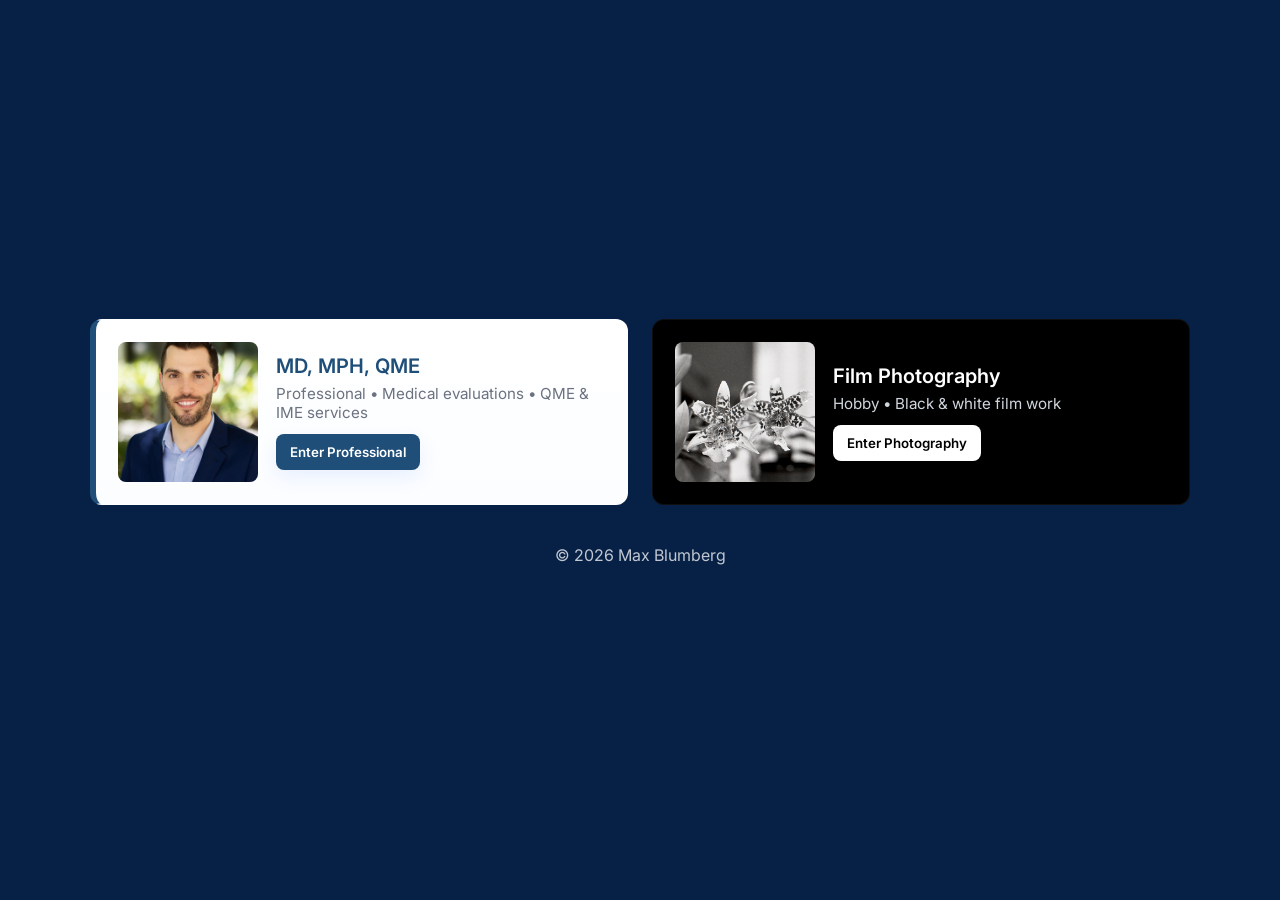
<file: index.html>
<!doctype html>
<html lang="en">
<head>
  <meta charset="utf-8" />
  <meta name="viewport" content="width=device-width,initial-scale=1" />
  <title>Max Blumberg — Choose</title>
  <meta name="description" content="Choose: Professional (MD, MPH, QME) or Film Photography — Max Blumberg" />

  <!-- Google Fonts -->
  <link rel="preconnect" href="https://fonts.googleapis.com">
  <link rel="preconnect" href="https://fonts.gstatic.com" crossorigin>
  <link href="https://fonts.googleapis.com/css2?family=Inter:wght@300;400;500;600;700&display=swap" rel="stylesheet">

  <link rel="stylesheet" href="assets/styles.css" />

  <!-- Google Analytics -->
  <script async src="https://www.googletagmanager.com/gtag/js?id=G-YKML4BQEXJ"></script>
  <script>
    window.dataLayer = window.dataLayer || [];
    function gtag(){dataLayer.push(arguments);}
    gtag('js', new Date());
    gtag('config', 'G-YKML4BQEXJ');
  </script>
</head>
<body>

  <main class="landing" id="main">
    <h1 class="sr-only">Max Blumberg — Choose a site</h1>

    <section class="tiles" role="navigation" aria-label="Choose site">
      <a class="tile tile-left" href="medical.html" aria-label="Enter professional site: MD, MPH, QME">
        <div class="tile-media">
          <img src="assets/headshot.jpg" alt="Dr. Max Blumberg portrait" loading="lazy" />
        </div>
        <div class="tile-body">
          <h2>MD, MPH, QME</h2>
          <p class="tile-sub">Professional • Medical evaluations • QME &amp; IME services</p>
          <button class="tile-cta" aria-hidden="true">Enter Professional</button>
        </div>
      </a>

      <a class="tile tile-right" href="photography.html" aria-label="Enter film photography site">
        <div class="tile-media">
          <img src="assets/orchid.JPEG" alt="Black and white film photograph" loading="lazy" />
        </div>
        <div class="tile-body">
          <h2>Film Photography</h2>
          <p class="tile-sub">Hobby • Black &amp; white film work</p>
          <button class="tile-cta" aria-hidden="true">Enter Photography </button>
        </div>
      </a>
    </section>

    <footer class="landing-footer">
      <p>&copy; <span id="year"></span> Max Blumberg</p>
    </footer>
  </main>

  <script>
    document.getElementById('year').textContent = new Date().getFullYear();
  </script>
</body>
</html>
</file>
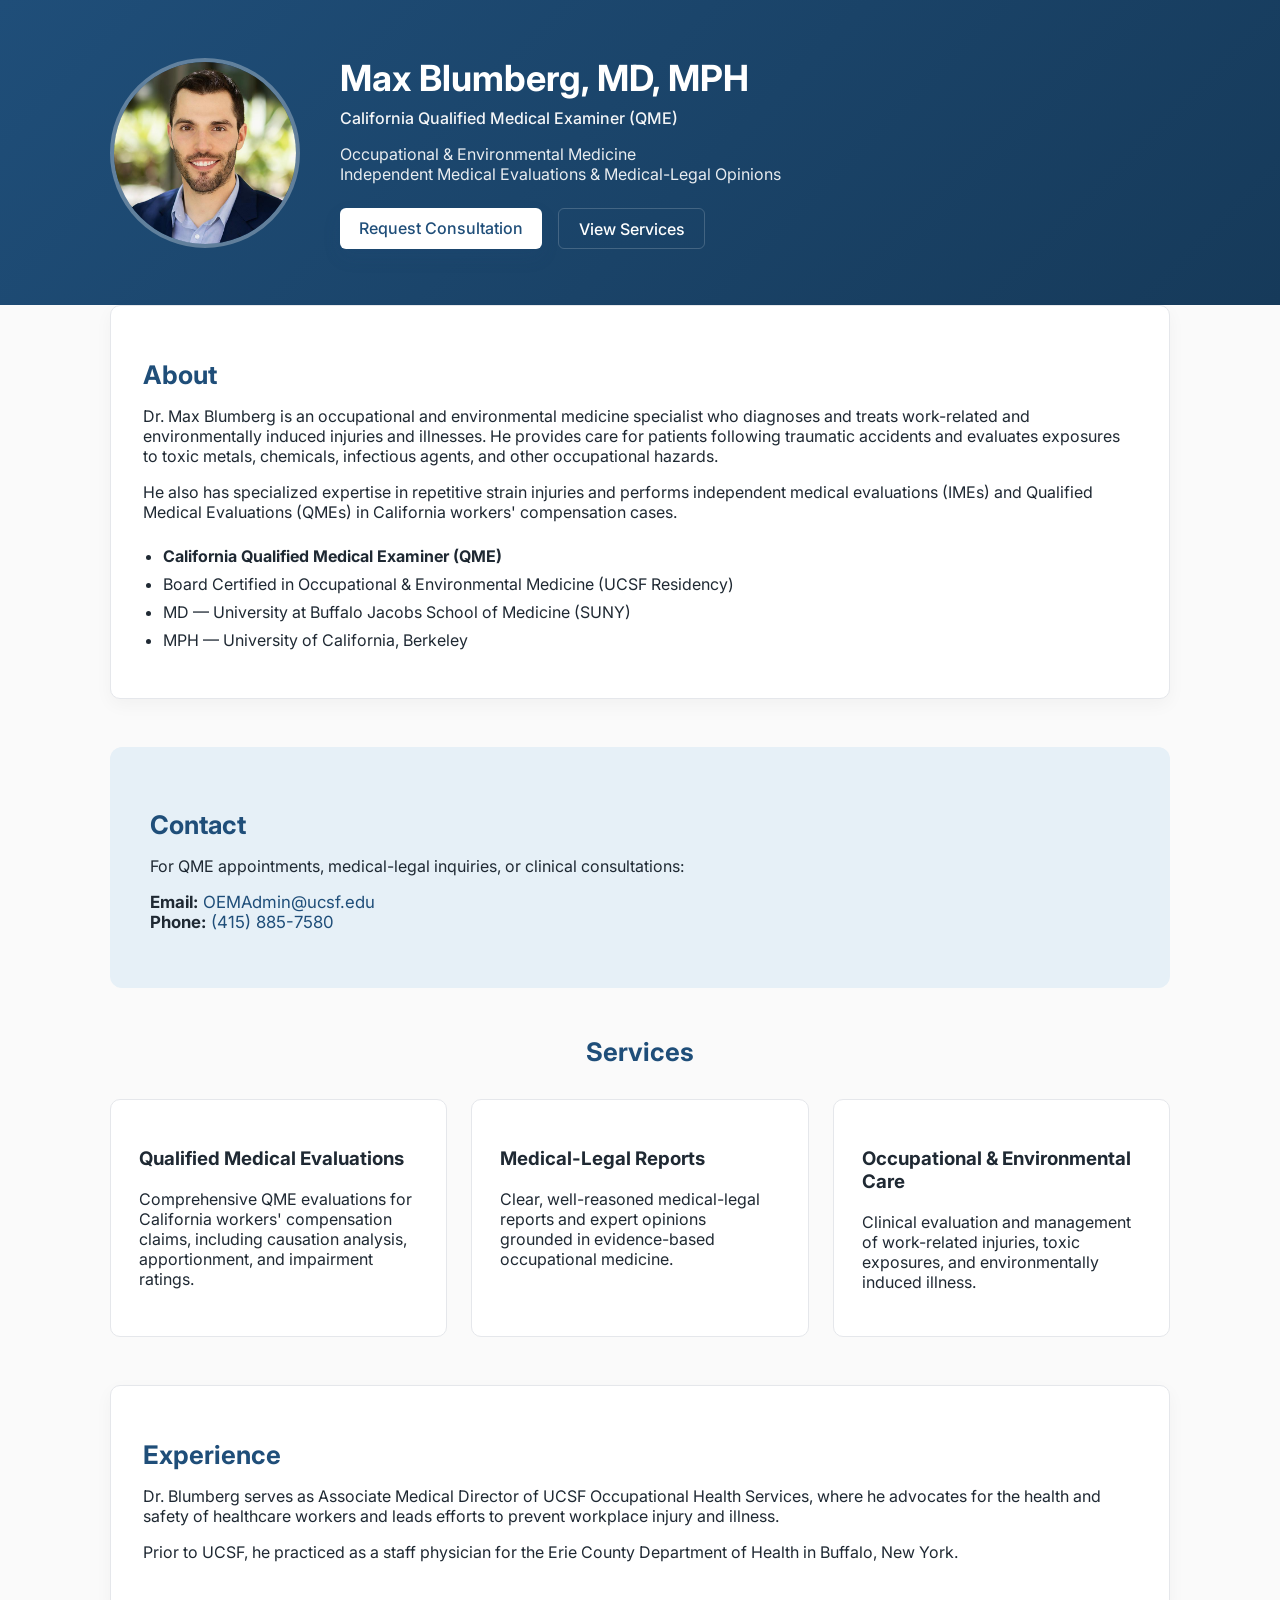
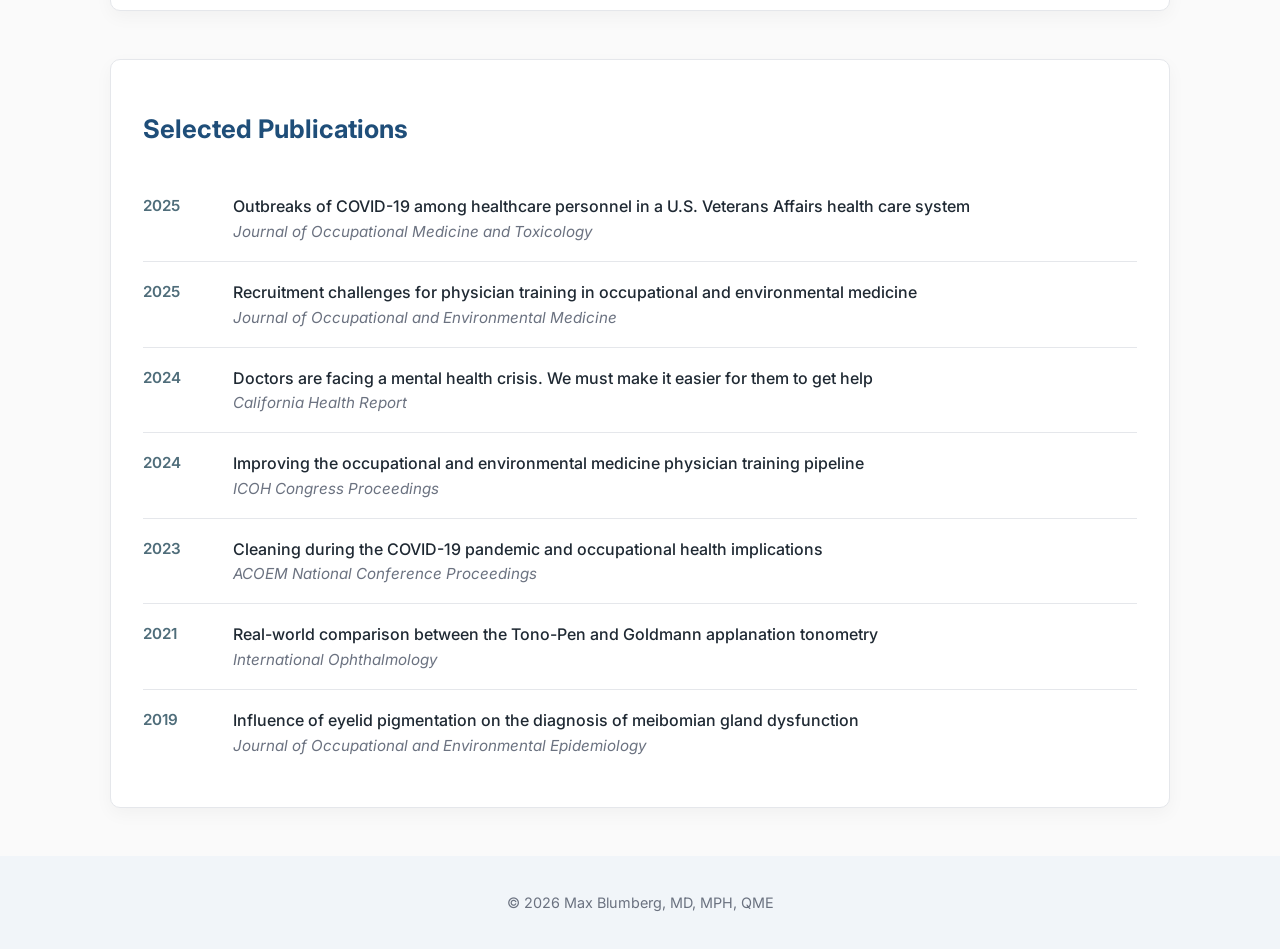
<file: medical.html>
<!doctype html>
<html lang="en">
<head>
  <meta charset="utf-8" />
  <meta name="viewport" content="width=device-width,initial-scale=1" />
  <title>Max Blumberg, MD, MPH, QME — Professional</title>
  <meta name="description" content="Dr. Max Blumberg — Occupational & Environmental Medicine specialist and California Qualified Medical Examiner (QME)." />

  <!-- Google Fonts -->
  <link rel="preconnect" href="https://fonts.googleapis.com">
  <link rel="preconnect" href="https://fonts.gstatic.com" crossorigin>
  <link href="https://fonts.googleapis.com/css2?family=Inter:wght@300;400;500;600;700&display=swap" rel="stylesheet">

  <link rel="stylesheet" href="assets/styles.css" />

  <!-- Google Analytics -->
  <script async src="https://www.googletagmanager.com/gtag/js?id=G-YKML4BQEXJ"></script>
  <script>
    window.dataLayer = window.dataLayer || [];
    function gtag(){dataLayer.push(arguments);}
    gtag('js', new Date());
    gtag('config', 'G-YKML4BQEXJ');
  </script>
</head>
<body>

<header class="site-header">
  <div class="container hero">
    <img src="assets/headshot.jpg" alt="Dr. Max Blumberg" class="photo" loading="lazy" />

    <div class="hero-text">
      <h1>Max Blumberg, MD, MPH</h1>
      <p class="title">California Qualified Medical Examiner (QME)</p>
      <p class="subtitle">
        Occupational &amp; Environmental Medicine<br>
        Independent Medical Evaluations &amp; Medical-Legal Opinions
      </p>

      <div class="hero-actions">
        <a href="#contact" class="btn primary">Request Consultation</a>
        <a href="#services" class="btn secondary">View Services</a>
        <!-- removed B&W Film Photography button as requested -->
      </div>
    </div>
  </div>
</header>

<main class="container">

  <section class="about card">
    <h2>About</h2>
    <p>
      Dr. Max Blumberg is an occupational and environmental medicine specialist who diagnoses and treats
      work-related and environmentally induced injuries and illnesses. He provides care for patients
      following traumatic accidents and evaluates exposures to toxic metals, chemicals, infectious agents,
      and other occupational hazards.
    </p>

    <p>
      He also has specialized expertise in repetitive strain injuries and performs independent medical
      evaluations (IMEs) and Qualified Medical Evaluations (QMEs) in California workers' compensation cases.
    </p>

    <ul class="highlights">
      <li><strong>California Qualified Medical Examiner (QME)</strong></li>
      <li>Board Certified in Occupational &amp; Environmental Medicine (UCSF Residency)</li>
      <li>MD — University at Buffalo Jacobs School of Medicine (SUNY)</li>
      <li>MPH — University of California, Berkeley</li>
    </ul>
  </section>

  <section id="contact" class="contact callout">
    <h2>Contact</h2>
    <p>
      For QME appointments, medical-legal inquiries, or clinical consultations:
    </p>

    <p class="contact-info">
      <strong>Email:</strong>
      <a href="mailto:OEMAdmin@ucsf.edu">OEMAdmin@ucsf.edu</a><br>
      <strong>Phone:</strong>
      <a href="tel:+14158857580">(415) 885-7580</a>
    </p>
  </section>

  <section id="services" class="services">
    <h2>Services</h2>

    <div class="service-grid">
      <div class="service-card">
        <h3>Qualified Medical Evaluations</h3>
        <p>
          Comprehensive QME evaluations for California workers' compensation claims,
          including causation analysis, apportionment, and impairment ratings.
        </p>
      </div>

      <div class="service-card">
        <h3>Medical-Legal Reports</h3>
        <p>
          Clear, well-reasoned medical-legal reports and expert opinions grounded
          in evidence-based occupational medicine.
        </p>
      </div>

      <div class="service-card">
        <h3>Occupational &amp; Environmental Care</h3>
        <p>
          Clinical evaluation and management of work-related injuries,
          toxic exposures, and environmentally induced illness.
        </p>
      </div>
    </div>
  </section>

  <section class="experience card">
    <h2>Experience</h2>
    <p>
      Dr. Blumberg serves as Associate Medical Director of UCSF Occupational Health Services,
      where he advocates for the health and safety of healthcare workers and leads efforts
      to prevent workplace injury and illness.
    </p>

    <p>
      Prior to UCSF, he practiced as a staff physician for the Erie County Department of Health
      in Buffalo, New York.
    </p>
  </section>

  <section id="publications" class="publications card">
    <h2>Selected Publications</h2>

    <ol class="pub-list">
      <li>
        <span class="pub-year">2025</span>
        <div>
          <p class="pub-title">
            Outbreaks of COVID-19 among healthcare personnel in a U.S. Veterans Affairs health care system
          </p>
          <p class="pub-meta"><em>Journal of Occupational Medicine and Toxicology</em></p>
        </div>
      </li>

      <li>
        <span class="pub-year">2025</span>
        <div>
          <p class="pub-title">
            Recruitment challenges for physician training in occupational and environmental medicine
          </p>
          <p class="pub-meta"><em>Journal of Occupational and Environmental Medicine</em></p>
        </div>
      </li>

      <li>
        <span class="pub-year">2024</span>
        <div>
          <p class="pub-title">
            Doctors are facing a mental health crisis. We must make it easier for them to get help
          </p>
          <p class="pub-meta"><em>California Health Report</em></p>
        </div>
      </li>

      <li>
        <span class="pub-year">2024</span>
        <div>
          <p class="pub-title">
            Improving the occupational and environmental medicine physician training pipeline
          </p>
          <p class="pub-meta"><em>ICOH Congress Proceedings</em></p>
        </div>
      </li>

      <li>
        <span class="pub-year">2023</span>
        <div>
          <p class="pub-title">
            Cleaning during the COVID-19 pandemic and occupational health implications
          </p>
          <p class="pub-meta"><em>ACOEM National Conference Proceedings</em></p>
        </div>
      </li>

      <li>
        <span class="pub-year">2021</span>
        <div>
          <p class="pub-title">
            Real-world comparison between the Tono-Pen and Goldmann applanation tonometry
          </p>
          <p class="pub-meta"><em>International Ophthalmology</em></p>
        </div>
      </li>

      <li>
        <span class="pub-year">2019</span>
        <div>
          <p class="pub-title">
            Influence of eyelid pigmentation on the diagnosis of meibomian gland dysfunction
          </p>
          <p class="pub-meta"><em>Journal of Occupational and Environmental Epidemiology</em></p>
        </div>
      </li>
    </ol>
  </section>

</main>

<footer class="site-footer">
  <div class="container">
    <p>&copy; <span id="year-med"></span> Max Blumberg, MD, MPH, QME</p>
  </div>
</footer>

<script>
  document.getElementById('year-med').textContent = new Date().getFullYear();
</script>

</body>
</html>
</file>
<file: assets/styles.css>
:root {
  --primary: #1f4e79;
  --secondary: #4f6d7a;
  --accent: #e6f0f7;
  --text: #1f2933;
  --muted: #6b7280;
  --border: #e5e7eb;
  --white: #ffffff;

  /* landing specifics */
  --landing-bg: #072146; /* darker royal/navy blue */
  --tile-shadow: 0 12px 30px rgba(11,95,255,0.06);
  --radius: 12px;
  --tile-transition: .18s;
}

* { box-sizing: border-box; }

html, body {
  height: 100%;
  margin: 0;
  font-family: "Inter", system-ui, -apple-system, BlinkMacSystemFont, sans-serif;
  color: var(--text);
  -webkit-font-smoothing: antialiased;
  -moz-osx-font-smoothing: grayscale;
  background-color: #fafafa;
}

/* container */
.container { max-width: 1100px; margin: 0 auto; padding: 0 1.25rem; }

/* -------------------- Header / Hero -------------------- */

.site-header {
  background: linear-gradient(135deg, var(--primary), #163a5a);
  color: white;
  padding: 3.5rem 0;
}

.hero { display: flex; align-items: center; gap: 2.5rem; }

.photo {
  width: 190px;
  height: 190px;
  object-fit: cover;
  object-position: center top;
  border-radius: 50%;
  border: 4px solid rgba(255,255,255,0.3);
  display: block;
}

/* hero text */
.hero-text h1 { margin: 0; font-size: 2.25rem; font-weight: 700; }
.title { margin-top: 0.5rem; font-weight: 500; opacity: 0.95; }
.subtitle { margin-top: 0.75rem; opacity: 0.9; }

.hero-actions {
  margin-top: 1.5rem;
  display: flex;
  gap: 1rem;
}

/* buttons */
.btn { display: inline-block; padding: 0.6rem 1.2rem; border-radius: 6px; text-decoration: none; font-weight: 500; transition: background .2s ease, color .2s ease; }
.btn.primary { background: white; color: var(--primary); border: none; box-shadow: 0 8px 18px rgba(31,78,121,0.12); }
.btn.primary:hover { background: #f0f4f8; transform: translateY(-2px); }
.btn.secondary { background: transparent; color: white; border: 1px solid rgba(255,255,255,0.18); }
.btn.secondary:hover { background: rgba(255,255,255,0.06); }

/* -------------------- Sections -------------------- */

main { padding: 3rem 0 4rem; }
section { margin-bottom: 3rem; }
h2 { font-size: 1.6rem; margin-bottom: 1rem; color: var(--primary); }

/* cards */
.card { background: var(--white); padding: 2rem; border-radius: 10px; border: 1px solid var(--border); box-shadow: 0 6px 18px rgba(15,23,36,0.04); }

/* highlights */
.highlights { margin-top: 1.5rem; padding-left: 1.25rem; }
.highlights li { margin-bottom: 0.5rem; }

/* services */
.services { text-align: center; }
.service-grid { margin-top: 2rem; display: grid; grid-template-columns: repeat(auto-fit, minmax(260px, 1fr)); gap: 1.5rem; }
.service-card { background: var(--white); padding: 1.75rem; border-radius: 10px; border: 1px solid var(--border); text-align: left; }

/* contact callout */
.callout { background: var(--accent); border-radius: 12px; padding: 2.5rem; }

/* contact link styles */
.contact-info { margin-top: 1rem; font-size: 1.05rem; }
.contact a { color: var(--primary); text-decoration: none; }
.contact a:hover { text-decoration: underline; }

/* footer */
.site-footer { background: #f1f5f9; padding: 1.5rem 0; text-align: center; font-size: 0.9rem; color: var(--muted); }

/* responsive for hero */
@media (max-width: 768px) {
  .hero { flex-direction: column; text-align: center; }
  .hero-actions { justify-content: center; }
}

/* -------------------- Publications -------------------- */

.publications { margin-top: 3rem; }
.pub-list { list-style: none; padding: 0; margin: 2rem 0 0; }
.pub-list li { display: grid; grid-template-columns: 70px 1fr; gap: 1.25rem; padding: 1.25rem 0; border-bottom: 1px solid var(--border); }
.pub-list li:last-child { border-bottom: none; }
.pub-year { font-weight: 600; color: var(--secondary); font-size: 0.95rem; }
.pub-title { margin: 0; font-weight: 500; }
.pub-meta { margin: 0.35rem 0 0; color: var(--muted); font-size: 0.95rem; }

/* -------------------- Photography (merged) -------------------- */

/* banner */
.photo-banner {
  background: linear-gradient(135deg, var(--primary), #163a5a);
  text-align: center;
  padding: 1.25rem;
  border-bottom: 1px solid rgba(255,255,255,0.1);
  color: white;
}
.photo-heading { font-family: "Courier New", Courier, monospace; font-size: 1.3rem; letter-spacing: 0.12em; text-transform: uppercase; color: #fff; margin-bottom: 1.25rem; border-bottom: 1px solid rgba(255,255,255,0.08); padding-bottom: 1rem; }
.photo-intro { color: #e6eefb; font-size: 1rem; line-height: 1.8; margin: 0 0 2.5rem; }

/* photography grid wrapper with border/padding so images don't touch edges */
.photography-section { background: #0f0f0f; padding: 2.5rem 0 3rem; }
.photo-content { border: 1px solid rgba(255,255,255,0.06); border-radius: 10px; padding: 18px; background: #0f0f0f; margin-bottom: 1rem; }

/* photo grid layout */
.photo-grid { display: grid; grid-template-columns: repeat(4, 1fr); gap: 0.75rem; }
.photo-slot { aspect-ratio: 4 / 3; min-height: 0; background: #1a1a1a; border: 1px solid #2a2a2a; border-radius: 4px; overflow: hidden; display:flex; align-items:center; justify-content:center; }
.photo-slot img { width:100%; height:100%; object-fit: cover; display:block; cursor: zoom-in; }

/* responsive photography */
@media (max-width: 768px) {
  .photo-grid { grid-template-columns: repeat(2, 1fr); }
}

/* -------------------- Landing (merged) -------------------- */

.landing { min-height: 100vh; display:flex; flex-direction:column; justify-content:center; align-items:stretch; padding:36px; background: var(--landing-bg); color: #fff; }

/* tile container */
.tiles { display:grid; grid-template-columns: 1fr 1fr; gap:24px; max-width:1100px; margin:0 auto; }

/* tile base */
.tile {
  display:flex;
  gap:18px;
  align-items:center;
  text-decoration:none;
  color:inherit;
  padding:22px;
  border-radius:var(--radius);
  border:1px solid rgba(255,255,255,0.06);
  background: linear-gradient(180deg, rgba(255,255,255,0.03), rgba(255,255,255,0.01));
  box-shadow:none;
  transition: transform var(--tile-transition) ease, box-shadow var(--tile-transition) ease;
  outline: none;
}

/* hover / focus effect */
.tile:hover, .tile:focus { transform: translateY(-6px); box-shadow: var(--tile-shadow); opacity:1; }
.tile:focus { box-shadow: 0 18px 40px rgba(11,95,255,0.12); }

/* left / right tile accents */
/* Professional tile remains light card on dark page */
.tile-left {
  background: linear-gradient(180deg,#fff,#fbfdff);
  color: var(--text);
  border-left: 6px solid var(--primary);
}

/* Film tile: inverted — black background, white text */
.tile-right {
  background: #000;
  color: #fff;
  border-left: 6px solid #000;
  border: 1px solid rgba(255,255,255,0.06);
}

/* tile media */
.tile-media { flex:0 0 140px; width:140px; height:140px; overflow:hidden; border-radius:8px; display:flex; align-items:center; justify-content:center; background:#f3f4f6; }
.tile-media img { width:100%; height:100%; object-fit:cover; display:block; }

/* tile body */
.tile-body h2 { margin:0 0 6px 0; font-size:1.25rem; font-weight:600; }
.tile-sub { margin:0 0 12px 0; color:var(--muted); font-size:0.95rem; }

/* text color override for film tile */
.tile-right .tile-body h2, .tile-right .tile-sub, .tile-right .tile-body { color: #fff; }
.tile-right .tile-sub { color: #d0d6de; }

/* CTA styling */
/* professional CTA: blue button */
.tile-left .tile-cta {
  --btn-pad:10px 14px;
  padding:var(--btn-pad);
  border-radius:8px;
  border:none;
  background:var(--primary);
  color:white;
  font-weight:600;
  cursor:default;
  box-shadow: 0 8px 20px rgba(11,95,255,0.08);
  transition: transform .12s ease;
}

/* film CTA: white button (inverted) */
.tile-right .tile-cta {
  --btn-pad:10px 14px;
  padding:var(--btn-pad);
  border-radius:8px;
  border:none;
  background:#fff;
  color:#000;
  font-weight:600;
  cursor:default;
  box-shadow: 0 8px 20px rgba(0,0,0,0.15);
  transition: transform .12s ease;
}

.landing-footer { margin-top:24px; text-align:center; color: rgba(255,255,255,0.75); }

/* responsive: stack vertical on mobile, professional on top */
@media (max-width: 840px) {
  .tiles { grid-template-columns: 1fr; }
  .tile-left { order: -1; }
  .tile { align-items:flex-start; padding:16px; }
  .tile-media { width:120px; height:120px; }
}

/* -------------------- Lightbox modal (global, used by photography page) -------------------- */

/* lightbox backdrop */
.lightbox {
  position: fixed;
  inset: 0;
  display: none;
  justify-content: center;
  align-items: center;
  background: rgba(0,0,0,0.75);
  z-index: 1200;
  padding: 24px;
}

/* aria-hidden=false shows it */
.lightbox[aria-hidden="false"] { display: flex; }

.lightbox-inner {
  max-width: 1200px;
  max-height: 92vh;
  width: 100%;
  position: relative;
  display: flex;
  align-items: center;
  justify-content: center;
}

.lightbox-img {
  max-width: 100%;
  max-height: 100%;
  box-shadow: 0 18px 40px rgba(0,0,0,0.6);
  border-radius: 6px;
  background: #000;
  display: block;
}

.lightbox-close {
  position: absolute;
  top: -8px;
  right: -8px;
  background: rgba(255,255,255,0.9);
  border-radius: 999px;
  width:36px; height:36px;
  display:flex; align-items:center; justify-content:center;
  border: none;
  cursor: pointer;
  box-shadow: 0 6px 18px rgba(0,0,0,0.2);
}

.lightbox-close:focus { outline: 3px solid rgba(11,95,255,0.18); outline-offset:3px; }

.lightbox-caption {
  color: #ddd;
  font-size: 0.95rem;
  margin-top: 10px;
  text-align: center;
}

@media (max-width:640px){
  .lightbox-inner { padding: 12px; }
  .lightbox-close { top: 6px; right: 6px; transform: translateY(0); }
}

/* -------------------- Small utilities & accessibility -------------------- */

.sr-only{ position:absolute!important; width:1px!important; height:1px!important; padding:0!important; margin:-1px!important; overflow:hidden!important; clip:rect(0,0,0,0)!important; white-space:nowrap!important; border:0!important; }

a:focus-visible{ outline:3px solid rgba(11,95,255,0.12); outline-offset:2px; }
button,input,select,textarea{ font-family:inherit; }
@media (prefers-reduced-motion: reduce){ *{transition:none!important; animation:none!important} }
</file>
